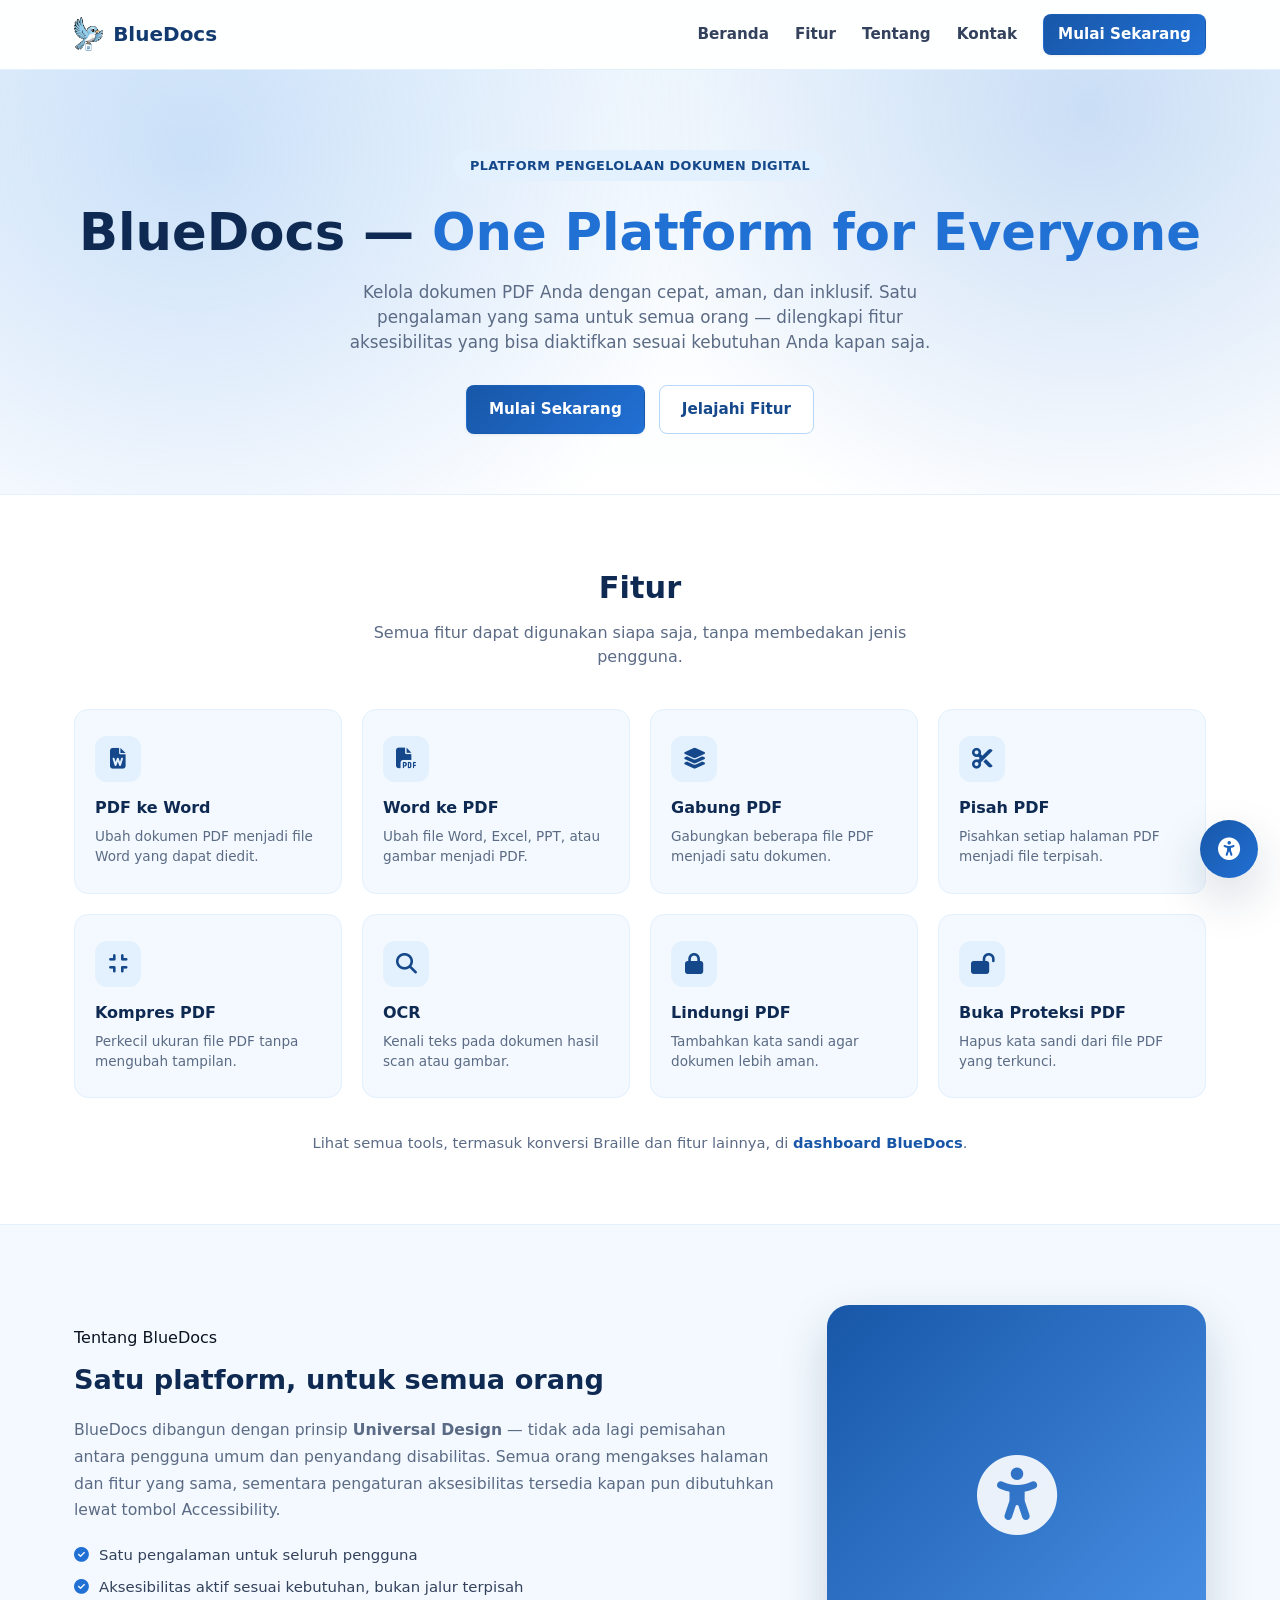
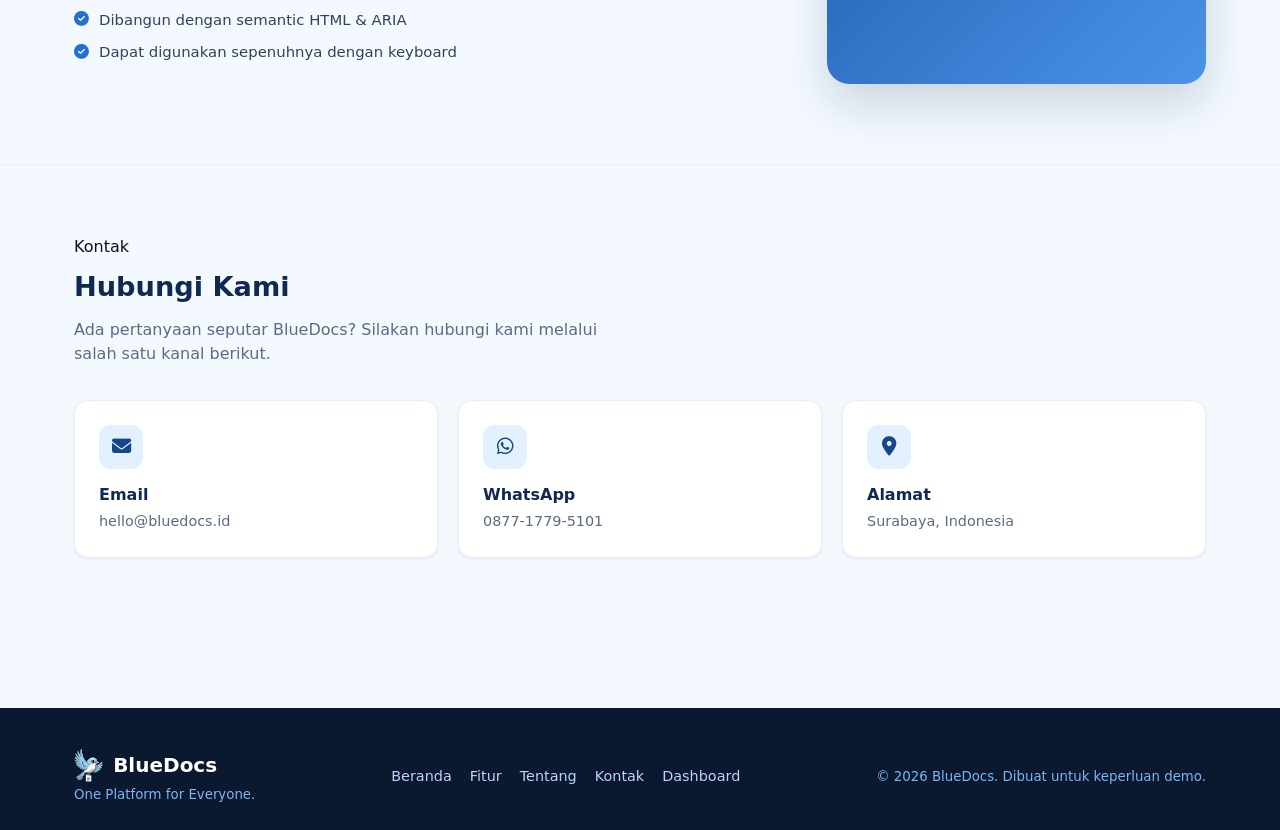
<file: index.html>
<!DOCTYPE html>
<html lang="id">
<head>
<meta charset="UTF-8" />
<meta name="viewport" content="width=device-width, initial-scale=1.0" />
<title>BlueDocs — One Platform for Everyone</title>
<meta name="description" content="BlueDocs adalah platform pengelolaan dokumen PDF yang cepat, aman, dan inklusif — dapat digunakan oleh siapa saja." />

<meta property="og:type" content="website" />
<meta property="og:title" content="BlueDocs — One Platform for Everyone" />
<meta property="og:description" content="Platform pengelolaan dokumen PDF yang cepat, aman, dan inklusif — dapat digunakan oleh siapa saja." />
<meta property="og:image" content="/assets/logo.webp" />
<meta name="twitter:card" content="summary" />
<meta name="twitter:title" content="BlueDocs — One Platform for Everyone" />
<meta name="twitter:description" content="Platform pengelolaan dokumen PDF yang cepat, aman, dan inklusif — dapat digunakan oleh siapa saja." />
<meta name="twitter:image" content="/assets/logo.webp" />

<link rel="icon" type="image/webp" href="assets/logo.webp" />
<link rel="stylesheet" href="https://cdnjs.cloudflare.com/ajax/libs/font-awesome/6.5.2/css/all.min.css" crossorigin="anonymous" referrerpolicy="no-referrer" />
<link rel="stylesheet" href="css/style.css" />
<link rel="stylesheet" href="css/landing.css" />
</head>
<body>
<a href="#main" class="skip-link">Lompat ke konten utama</a>

<header class="site-header">
  <div class="container navbar">
    <a href="/" class="brand">
      <img src="assets/logo.webp" alt="" class="brand-logo" />
      BlueDocs
    </a>
    <button class="nav-toggle" id="nav-toggle" data-nav-toggle aria-label="Buka menu navigasi" aria-expanded="false" aria-controls="nav-menu">
      <i class="fa-solid fa-bars" aria-hidden="true"></i>
    </button>
    <nav class="nav-menu" id="nav-menu" data-nav-menu aria-label="Navigasi utama">
      <a href="#home">Beranda</a>
      <a href="#features">Fitur</a>
      <a href="#about">Tentang</a>
      <a href="#contact">Kontak</a>
      <a href="/dashboard" class="btn btn-primary btn-sm nav-cta">Mulai Sekarang</a>
    </nav>
  </div>
</header>

<main id="main">
  <section class="hero" id="home">
    <div class="container">
      <span class="eyebrow">Platform Pengelolaan Dokumen Digital</span>
      <h1>BlueDocs — <span>One Platform for Everyone</span></h1>
      <p class="lead">
        Kelola dokumen PDF Anda dengan cepat, aman, dan inklusif. Satu pengalaman
        yang sama untuk semua orang — dilengkapi fitur aksesibilitas yang bisa
        diaktifkan sesuai kebutuhan Anda kapan saja.
      </p>
      <div class="hero-actions">
        <a href="/dashboard" class="btn btn-primary">Mulai Sekarang</a>
        <a href="#features" class="btn btn-secondary">Jelajahi Fitur</a>
      </div>
    </div>
  </section>

  <section class="feature-strip" id="features">
    <div class="container">
      <h2>Fitur</h2>
      <p class="lead">Semua fitur dapat digunakan siapa saja, tanpa membedakan jenis pengguna.</p>
      <div class="feature-card-grid">
        <a class="feature-card" href="/dashboard">
          <div class="feature-card-icon" aria-hidden="true"><i class="fa-solid fa-file-word"></i></div>
          <h3>PDF ke Word</h3>
          <p>Ubah dokumen PDF menjadi file Word yang dapat diedit.</p>
        </a>
        <a class="feature-card" href="/dashboard">
          <div class="feature-card-icon" aria-hidden="true"><i class="fa-solid fa-file-pdf"></i></div>
          <h3>Word ke PDF</h3>
          <p>Ubah file Word, Excel, PPT, atau gambar menjadi PDF.</p>
        </a>
        <a class="feature-card" href="/dashboard">
          <div class="feature-card-icon" aria-hidden="true"><i class="fa-solid fa-layer-group"></i></div>
          <h3>Gabung PDF</h3>
          <p>Gabungkan beberapa file PDF menjadi satu dokumen.</p>
        </a>
        <a class="feature-card" href="/dashboard">
          <div class="feature-card-icon" aria-hidden="true"><i class="fa-solid fa-scissors"></i></div>
          <h3>Pisah PDF</h3>
          <p>Pisahkan setiap halaman PDF menjadi file terpisah.</p>
        </a>
        <a class="feature-card" href="/dashboard">
          <div class="feature-card-icon" aria-hidden="true"><i class="fa-solid fa-compress"></i></div>
          <h3>Kompres PDF</h3>
          <p>Perkecil ukuran file PDF tanpa mengubah tampilan.</p>
        </a>
        <a class="feature-card" href="/dashboard">
          <div class="feature-card-icon" aria-hidden="true"><i class="fa-solid fa-magnifying-glass"></i></div>
          <h3>OCR</h3>
          <p>Kenali teks pada dokumen hasil scan atau gambar.</p>
        </a>
        <a class="feature-card" href="/dashboard">
          <div class="feature-card-icon" aria-hidden="true"><i class="fa-solid fa-lock"></i></div>
          <h3>Lindungi PDF</h3>
          <p>Tambahkan kata sandi agar dokumen lebih aman.</p>
        </a>
        <a class="feature-card" href="/dashboard">
          <div class="feature-card-icon" aria-hidden="true"><i class="fa-solid fa-lock-open"></i></div>
          <h3>Buka Proteksi PDF</h3>
          <p>Hapus kata sandi dari file PDF yang terkunci.</p>
        </a>
      </div>
      <p class="feature-more">Lihat semua tools, termasuk konversi Braille dan fitur lainnya, di <a href="/dashboard">dashboard BlueDocs</a>.</p>
    </div>
  </section>

  <section class="about-section" id="about">
    <div class="container about-grid">
      <div class="about-copy">
        <span class="eyebrow">Tentang BlueDocs</span>
        <h2>Satu platform, untuk semua orang</h2>
        <p>
          BlueDocs dibangun dengan prinsip <strong>Universal Design</strong> —
          tidak ada lagi pemisahan antara pengguna umum dan penyandang disabilitas.
          Semua orang mengakses halaman dan fitur yang sama, sementara pengaturan
          aksesibilitas tersedia kapan pun dibutuhkan lewat tombol Accessibility.
        </p>
        <ul class="about-points">
          <li><i class="fa-solid fa-circle-check" aria-hidden="true"></i> Satu pengalaman untuk seluruh pengguna</li>
          <li><i class="fa-solid fa-circle-check" aria-hidden="true"></i> Aksesibilitas aktif sesuai kebutuhan, bukan jalur terpisah</li>
          <li><i class="fa-solid fa-circle-check" aria-hidden="true"></i> Dibangun dengan semantic HTML &amp; ARIA</li>
          <li><i class="fa-solid fa-circle-check" aria-hidden="true"></i> Dapat digunakan sepenuhnya dengan keyboard</li>
        </ul>
      </div>
      <div class="about-visual" aria-hidden="true">
        <i class="fa-solid fa-universal-access"></i>
      </div>
    </div>
  </section>

  <section class="contact-section" id="contact">
    <div class="container">
      <span class="eyebrow">Kontak</span>
      <h2>Hubungi Kami</h2>
      <p class="lead">Ada pertanyaan seputar BlueDocs? Silakan hubungi kami melalui salah satu kanal berikut.</p>
      <div class="contact-grid">
        <a class="contact-card" href="mailto:hello@bluedocs.id">
          <div class="contact-icon" aria-hidden="true"><i class="fa-solid fa-envelope"></i></div>
          <h3>Email</h3>
          <p>hello@bluedocs.id</p>
        </a>
        <a class="contact-card" href="https://wa.me/6287717795101" target="_blank" rel="noopener">
          <div class="contact-icon" aria-hidden="true"><i class="fa-brands fa-whatsapp"></i></div>
          <h3>WhatsApp</h3>
          <p>0877-1779-5101</p>
        </a>
        <div class="contact-card contact-card-static">
          <div class="contact-icon" aria-hidden="true"><i class="fa-solid fa-location-dot"></i></div>
          <h3>Alamat</h3>
          <p>Surabaya, Indonesia</p>
        </div>
      </div>
    </div>
  </section>
</main>

<footer class="site-footer">
  <div class="container footer-grid">
    <div>
      <div class="brand" style="color:white;"><img src="assets/logo.webp" alt="" class="brand-logo" /> BlueDocs</div>
      <small>One Platform for Everyone.</small>
    </div>
    <nav class="footer-links" aria-label="Tautan footer">
      <a href="#home">Beranda</a>
      <a href="#features">Fitur</a>
      <a href="#about">Tentang</a>
      <a href="#contact">Kontak</a>
      <a href="/dashboard">Dashboard</a>
    </nav>
    <small>&copy; 2026 BlueDocs. Dibuat untuk keperluan demo.</small>
  </div>
</footer>

<!-- Floating Accessibility button + panel (shared across pages) -->
<button class="a11y-fab" id="a11y-fab" aria-haspopup="dialog" aria-controls="a11y-modal-overlay" aria-label="Buka pengaturan aksesibilitas">
  <i class="fa-solid fa-universal-access" aria-hidden="true"></i>
</button>

<div class="modal-overlay" id="a11y-modal-overlay" role="dialog" aria-modal="true" aria-labelledby="a11y-modal-title" aria-hidden="true">
  <div class="modal">
    <button class="modal-close" data-close-modal aria-label="Tutup panel aksesibilitas"><i class="fa-solid fa-xmark"></i></button>
    <h2 id="a11y-modal-title"><i class="fa-solid fa-universal-access" aria-hidden="true"></i> Accessibility</h2>
    <p class="modal-desc">Sesuaikan tampilan dan cara Anda menjelajahi BlueDocs.</p>

    <div class="a11y-panel-item">
      <div>
        <h3>Pembaca Layar</h3>
        <p>Saat aktif, elemen yang difokuskan (Tab) atau diklik akan dibacakan.</p>
      </div>
      <button class="btn btn-secondary btn-sm" id="a11y-read-toggle" aria-pressed="false" aria-label="Aktifkan Pembaca Layar">Aktifkan</button>
    </div>

    <div class="a11y-panel-item">
      <div>
        <h3>High Contrast Mode</h3>
        <p>Tingkatkan kontras warna untuk keterbacaan lebih baik.</p>
      </div>
      <button class="btn btn-secondary btn-sm" id="a11y-contrast-btn" aria-pressed="false" aria-label="Aktifkan Mode Kontras Tinggi">Aktifkan</button>
    </div>

    <div class="a11y-panel-item">
      <div>
        <h3>Font Size</h3>
        <p>Perbesar atau perkecil ukuran huruf di seluruh halaman.</p>
      </div>
      <div class="a11y-panel-actions">
        <button class="a11y-btn" id="a11y-font-dec" aria-label="Perkecil ukuran huruf">A−</button>
        <button class="a11y-btn" id="a11y-font-reset" aria-label="Ukuran huruf normal">A</button>
        <button class="a11y-btn" id="a11y-font-inc" aria-label="Perbesar ukuran huruf">A+</button>
      </div>
    </div>

    <div class="a11y-panel-item">
      <div>
        <h3>Keyboard Navigation</h3>
        <p>Seluruh menu dan tombol di BlueDocs dapat diakses tanpa mouse.</p>
        <span class="kbd-hint-dark">Gunakan <kbd>Tab</kbd> / <kbd>Shift+Tab</kbd> untuk berpindah, <kbd>Enter</kbd> atau <kbd>Space</kbd> untuk memilih, dan <kbd>Esc</kbd> untuk menutup panel ini.</span>
      </div>
    </div>
  </div>
</div>

<div id="toast-region" aria-live="polite"></div>
<script type="module" src="js/main.js"></script>
</body>
</html>
</file>
<file: css/style.css>
/* ===========================================================
   BlueDocs — Shared base styles
   =========================================================== */

:root {
  --blue-950: #0a1830;
  --blue-900: #0f2a52;
  --blue-800: #123a6e;
  --blue-700: #14488a;
  --blue-600: #1857a8;
  --blue-500: #2170d4;
  --blue-400: #4b93e8;
  --blue-300: #7fb4f0;
  --blue-200: #b8d6f7;
  --blue-100: #e3f0fd;
  --blue-50:  #f3f9fe;

  --ink-900: #0b1220;
  --ink-700: #33415c;
  --ink-500: #5b6b85;
  --ink-300: #94a3b8;

  --white: #ffffff;
  --success: #16a34a;
  --danger: #dc2626;
  --warning: #d97706;

  --radius-sm: 8px;
  --radius-md: 14px;
  --radius-lg: 22px;

  --shadow-sm: 0 1px 3px rgba(15, 42, 82, 0.08);
  --shadow-md: 0 8px 24px rgba(15, 42, 82, 0.12);
  --shadow-lg: 0 20px 48px rgba(15, 42, 82, 0.18);

  --font-base: 16px;
  --font-scale: 1;
  --transition: 180ms ease;

  color-scheme: light;
}

* , *::before, *::after { box-sizing: border-box; }

html {
  font-size: calc(var(--font-base) * var(--font-scale));
  scroll-behavior: smooth;
}

body {
  margin: 0;
  font-family: "Segoe UI", "Inter", system-ui, -apple-system, Roboto, Helvetica, Arial, sans-serif;
  color: var(--ink-900);
  background: var(--blue-50);
  line-height: 1.5;
  -webkit-font-smoothing: antialiased;
}

img { max-width: 100%; display: block; }

a { color: inherit; text-decoration: none; }

button, input, select, textarea { font: inherit; color: inherit; }

button { cursor: pointer; }

ul { list-style: none; margin: 0; padding: 0; }

h1, h2, h3, h4, p { margin: 0; }

.container {
  width: 100%;
  max-width: 1180px;
  margin-inline: auto;
  padding-inline: 24px;
}

/* Skip link for keyboard/screen-reader users */
.skip-link {
  position: absolute;
  left: -9999px;
  top: 0;
  background: var(--blue-900);
  color: var(--white);
  padding: 12px 20px;
  border-radius: 0 0 var(--radius-sm) 0;
  z-index: 1000;
  font-weight: 600;
}
.skip-link:focus {
  left: 0;
}

/* Visible focus ring everywhere — important for keyboard + accessibility */
a:focus-visible,
button:focus-visible,
input:focus-visible,
select:focus-visible,
textarea:focus-visible,
[tabindex]:focus-visible {
  outline: 3px solid var(--blue-500);
  outline-offset: 2px;
  border-radius: 4px;
}

.sr-only {
  position: absolute;
  width: 1px; height: 1px;
  padding: 0; margin: -1px;
  overflow: hidden;
  clip: rect(0,0,0,0);
  white-space: nowrap;
  border: 0;
}

/* ---------- Buttons ---------- */
.btn {
  display: inline-flex;
  align-items: center;
  justify-content: center;
  gap: 8px;
  padding: 12px 22px;
  border-radius: var(--radius-sm);
  border: 1px solid transparent;
  font-weight: 600;
  font-size: 0.95rem;
  transition: transform var(--transition), box-shadow var(--transition), background var(--transition);
  white-space: nowrap;
}
.btn:active { transform: translateY(1px); }

.btn-primary {
  background: linear-gradient(135deg, var(--blue-600), var(--blue-500));
  color: var(--white);
  box-shadow: var(--shadow-sm);
}
.btn-primary:hover { box-shadow: var(--shadow-md); }

.btn-secondary {
  background: var(--white);
  color: var(--blue-700);
  border-color: var(--blue-200);
}
.btn-secondary:hover { background: var(--blue-100); }

.btn-ghost {
  background: transparent;
  color: var(--blue-700);
}
.btn-ghost:hover { background: var(--blue-100); }

.btn-block { width: 100%; }
.btn-sm { padding: 8px 14px; font-size: 0.85rem; }

/* ---------- Site header (shared) ---------- */
.site-header {
  position: sticky;
  top: 0;
  z-index: 100;
  background: rgba(255,255,255,0.9);
  backdrop-filter: saturate(180%) blur(10px);
  border-bottom: 1px solid var(--blue-100);
}
.site-header .container {
  display: flex;
  align-items: center;
  justify-content: space-between;
  padding-block: 14px;
}

.brand {
  display: flex;
  align-items: center;
  gap: 10px;
  font-weight: 700;
  font-size: 1.25rem;
  color: var(--blue-800);
}
.brand-logo {
  height: 34px;
  width: auto;
  object-fit: contain;
}

.header-actions { display: flex; gap: 10px; align-items: center; }

/* ---------- Toast notifications ---------- */
#toast-region {
  position: fixed;
  bottom: 20px;
  right: 20px;
  z-index: 2000;
  display: flex;
  flex-direction: column;
  gap: 10px;
  max-width: 340px;
}
.toast {
  background: var(--ink-900);
  color: white;
  padding: 14px 16px;
  border-radius: var(--radius-sm);
  box-shadow: var(--shadow-lg);
  font-size: 0.9rem;
  display: flex;
  align-items: flex-start;
  gap: 10px;
  animation: toast-in 220ms ease;
}
.toast.success { background: #0f4d2b; }
.toast.error { background: #5c1414; }
.toast .toast-icon { font-size: 1.1rem; }
@keyframes toast-in {
  from { opacity: 0; transform: translateY(10px); }
  to { opacity: 1; transform: translateY(0); }
}

/* ---------- Footer (shared) ---------- */
.site-footer {
  background: var(--blue-950);
  color: var(--blue-200);
  padding: 40px 0 24px;
  margin-top: 60px;
}
.site-footer .container {
  display: flex;
  flex-wrap: wrap;
  justify-content: space-between;
  gap: 20px;
}
.site-footer small { color: var(--blue-300); }

/* ---------- Modal ---------- */
.modal-overlay {
  position: fixed;
  inset: 0;
  background: rgba(10, 24, 48, 0.55);
  display: none;
  align-items: center;
  justify-content: center;
  padding: 20px;
  z-index: 1500;
}
.modal-overlay.open { display: flex; }

.modal {
  background: var(--white);
  border-radius: var(--radius-lg);
  max-width: 560px;
  width: 100%;
  max-height: 88vh;
  overflow-y: auto;
  box-shadow: var(--shadow-lg);
  padding: 28px;
  position: relative;
}
.modal h2 { color: var(--blue-800); margin-bottom: 6px; }
.modal .modal-desc { color: var(--ink-500); margin-bottom: 20px; font-size: 0.92rem; }
.modal-close {
  position: absolute;
  top: 16px; right: 16px;
  background: var(--blue-100);
  border-radius: 50%;
  width: 36px; height: 36px;
  display: grid;
  place-items: center;
  font-size: 1.1rem;
  color: var(--blue-800);
}
.modal-close:hover { background: var(--blue-200); }

.dropzone {
  border: 2px dashed var(--blue-300);
  border-radius: var(--radius-md);
  padding: 30px 16px;
  text-align: center;
  color: var(--ink-500);
  background: var(--blue-50);
  transition: background var(--transition), border-color var(--transition);
  cursor: pointer;
}
.dropzone.dragover {
  background: var(--blue-100);
  border-color: var(--blue-500);
}
.dropzone strong { color: var(--blue-700); }
.dropzone input[type="file"] { display: none; }
.dropzone .file-name {
  margin-top: 10px;
  font-weight: 600;
  color: var(--blue-800);
}

.progress-wrap {
  margin-top: 18px;
  display: none;
}
.progress-wrap.active { display: block; }
.progress-track {
  height: 10px;
  border-radius: 999px;
  background: var(--blue-100);
  overflow: hidden;
}
.progress-bar {
  height: 100%;
  width: 0%;
  background: linear-gradient(90deg, var(--blue-500), var(--blue-400));
  border-radius: 999px;
  transition: width 120ms linear;
}
.progress-label { margin-top: 8px; font-size: 0.85rem; color: var(--ink-500); }

.result-box {
  margin-top: 18px;
  padding: 16px;
  border-radius: var(--radius-md);
  background: #f0fbf4;
  border: 1px solid #bfe8cc;
  display: none;
  align-items: center;
  gap: 12px;
  justify-content: space-between;
  flex-wrap: wrap;
}
.result-box.show { display: flex; }
.result-box .result-text { color: #0f4d2b; font-weight: 600; font-size: 0.92rem; }

.field {
  margin-top: 16px;
}
.field label {
  display: block;
  font-weight: 600;
  font-size: 0.88rem;
  margin-bottom: 6px;
  color: var(--ink-700);
}
.field select, .field textarea, .field input[type="text"] {
  width: 100%;
  padding: 10px 12px;
  border: 1px solid var(--blue-200);
  border-radius: var(--radius-sm);
  background: var(--blue-50);
}
.field textarea { min-height: 90px; resize: vertical; }

.modal-actions {
  display: flex;
  gap: 10px;
  margin-top: 22px;
  flex-wrap: wrap;
}

/* Responsive helpers */
@media (max-width: 640px) {
  .container { padding-inline: 16px; }
  .site-footer .container { flex-direction: column; }
}

/* ---------- Floating Accessibility widget (shared across all pages) ---------- */
.a11y-fab {
  position: fixed;
  right: 22px;
  bottom: 22px;
  width: 58px;
  height: 58px;
  border-radius: 50%;
  background: linear-gradient(135deg, var(--blue-600), var(--blue-500));
  color: white;
  font-size: 1.4rem;
  display: grid;
  place-items: center;
  box-shadow: var(--shadow-lg);
  z-index: 1200;
  border: none;
  transition: transform var(--transition);
}
.a11y-fab:hover { transform: scale(1.08); }

.a11y-panel-item {
  display: flex;
  align-items: center;
  justify-content: space-between;
  gap: 16px;
  padding: 16px 0;
  border-bottom: 1px solid var(--blue-100);
  flex-wrap: wrap;
}
.a11y-panel-item:last-child { border-bottom: none; }
.a11y-panel-item h3 { font-size: 0.98rem; color: var(--blue-900); margin-bottom: 4px; }
.a11y-panel-item p { font-size: 0.85rem; color: var(--ink-500); }
.a11y-panel-actions { display: flex; gap: 8px; flex-wrap: wrap; }

.a11y-btn {
  background: var(--blue-100);
  border: 1px solid var(--blue-200);
  color: var(--blue-800);
  padding: 8px 12px;
  border-radius: var(--radius-sm);
  font-size: 0.85rem;
  font-weight: 700;
  display: inline-flex;
  align-items: center;
  gap: 6px;
}
.a11y-btn:hover { background: var(--blue-200); }

.kbd-hint-dark {
  display: inline-block;
  margin-top: 8px;
  font-size: 0.8rem;
  color: var(--ink-500);
}
.kbd-hint-dark kbd {
  background: var(--blue-100);
  border: 1px solid var(--blue-200);
  border-radius: 4px;
  padding: 1px 6px;
  font-family: monospace;
  color: var(--blue-800);
}

body.high-contrast .a11y-fab { background: #ffff00; color: #000; }
body.high-contrast .a11y-panel-item { border-color: #ffff00; }
body.high-contrast .a11y-panel-item h3 { color: #ffff00; }
body.high-contrast .a11y-panel-item p { color: #ffffff; }
body.high-contrast .a11y-btn {
  background: #000;
  color: #ffff00;
  border-color: #ffff00;
}
body.high-contrast .kbd-hint-dark { color: #ffffff; }
body.high-contrast .kbd-hint-dark kbd { background: #000; border-color: #ffff00; color: #ffff00; }

/* High contrast theme (site-wide) */
body.high-contrast {
  background: #000000;
  color: #ffffff;
}
body.high-contrast .site-header {
  background: #000000;
  border-color: #ffff00;
}
body.high-contrast .brand,
body.high-contrast h1,
body.high-contrast h2,
body.high-contrast h3 { color: #ffff00; }
body.high-contrast p { color: #ffffff; }
body.high-contrast .modal,
body.high-contrast .feature-card,
body.high-contrast .contact-card,
body.high-contrast .dropzone,
body.high-contrast .field select,
body.high-contrast .field textarea,
body.high-contrast .field input {
  background: #000000;
  border: 2px solid #ffff00;
  color: #ffffff;
}
body.high-contrast .btn-primary {
  background: #ffff00;
  color: #000000;
}
body.high-contrast .btn-secondary,
body.high-contrast .btn-ghost {
  background: #000000;
  color: #ffff00;
  border-color: #ffff00;
}
body.high-contrast a { color: #ffff00; }
body.high-contrast .nav-menu { background: #000; border-color: #ffff00; }
body.high-contrast ::selection { background: #ffff00; color: #000; }

/* Font-size scaling controls affect --font-scale variable set via JS.
   Must target <html> itself, since html's own font-size reads --font-scale
   from its own computed value, not from a value set on a descendant like body. */
html.font-lg { --font-scale: 1.15; }
html.font-xl { --font-scale: 1.3; }
</file>
<file: css/landing.css>
/* ===========================================================
   BlueDocs — Landing page styles
   =========================================================== */

/* ---------- Navbar ---------- */
.navbar {
  display: flex;
  align-items: center;
  justify-content: space-between;
  padding-block: 14px;
}

.nav-toggle {
  display: none;
  background: transparent;
  border: none;
  font-size: 1.3rem;
  color: var(--blue-800);
  padding: 6px;
}

.nav-menu {
  display: flex;
  align-items: center;
  gap: 26px;
}
.nav-menu a {
  color: var(--ink-700);
  font-weight: 600;
  font-size: 0.95rem;
}
.nav-menu a:hover { color: var(--blue-600); }
.nav-menu .nav-cta { color: white; }

@media (max-width: 760px) {
  .nav-toggle { display: inline-flex; }
  .nav-menu {
    position: absolute;
    top: 100%;
    left: 0;
    right: 0;
    background: var(--white);
    border-bottom: 1px solid var(--blue-100);
    flex-direction: column;
    align-items: flex-start;
    gap: 4px;
    padding: 12px 24px 18px;
    display: none;
  }
  .nav-menu.open { display: flex; }
  .nav-menu a { width: 100%; padding: 10px 0; }
  .nav-menu .nav-cta { width: auto; margin-top: 6px; }
}

/* ---------- Hero ---------- */
.hero {
  position: relative;
  overflow: hidden;
  padding: 80px 0 60px;
  background:
    radial-gradient(circle at 15% 20%, rgba(75,147,232,0.25), transparent 45%),
    radial-gradient(circle at 85% 10%, rgba(33,112,212,0.2), transparent 40%),
    linear-gradient(180deg, var(--blue-50), #ffffff);
  text-align: center;
}

.hero .eyebrow {
  display: inline-flex;
  align-items: center;
  gap: 8px;
  background: var(--blue-100);
  color: var(--blue-700);
  padding: 6px 16px;
  border-radius: 999px;
  font-weight: 700;
  font-size: 0.8rem;
  letter-spacing: 0.03em;
  text-transform: uppercase;
}

.hero h1 {
  font-size: clamp(2rem, 5vw, 3.2rem);
  color: var(--blue-900);
  margin-top: 22px;
  line-height: 1.15;
  font-weight: 700;
}
.hero h1 span { color: var(--blue-500); }

.hero p.lead {
  max-width: 620px;
  margin: 18px auto 0;
  color: var(--ink-500);
  font-size: 1.05rem;
}

.hero-actions {
  display: flex;
  justify-content: center;
  gap: 14px;
  margin-top: 30px;
  flex-wrap: wrap;
}

/* ---------- Feature strip ---------- */
.feature-strip {
  padding: 70px 0;
  background: var(--white);
  border-top: 1px solid var(--blue-100);
  border-bottom: 1px solid var(--blue-100);
}
.feature-strip h2 {
  text-align: center;
  color: var(--blue-900);
  font-size: 1.9rem;
}
.feature-strip .lead {
  text-align: center;
  color: var(--ink-500);
  max-width: 560px;
  margin: 10px auto 0;
}

.feature-card-grid {
  display: grid;
  grid-template-columns: repeat(4, 1fr);
  gap: 20px;
  margin-top: 40px;
}
@media (max-width: 900px) { .feature-card-grid { grid-template-columns: repeat(2, 1fr); } }
@media (max-width: 520px) { .feature-card-grid { grid-template-columns: 1fr; } }

.feature-card {
  display: block;
  padding: 26px 20px;
  border-radius: var(--radius-md);
  background: var(--blue-50);
  border: 1px solid var(--blue-100);
  text-align: left;
  transition: transform var(--transition), box-shadow var(--transition), border-color var(--transition);
}
.feature-card:hover {
  transform: translateY(-5px);
  box-shadow: var(--shadow-md);
  border-color: var(--blue-300);
  background: var(--white);
}
.feature-card-icon {
  width: 46px; height: 46px;
  border-radius: 12px;
  background: var(--blue-100);
  color: var(--blue-700);
  display: grid;
  place-items: center;
  font-size: 1.3rem;
  margin-bottom: 14px;
}
.feature-card h3 { font-size: 1rem; color: var(--blue-900); margin-bottom: 6px; }
.feature-card p { font-size: 0.85rem; color: var(--ink-500); }

.feature-more {
  text-align: center;
  margin-top: 34px;
  color: var(--ink-500);
  font-size: 0.92rem;
}
.feature-more a { color: var(--blue-600); font-weight: 600; }
.feature-more a:hover { text-decoration: underline; }

/* ---------- About ---------- */
.about-section {
  padding: 80px 0;
}
.about-grid {
  display: grid;
  grid-template-columns: 1.3fr 0.7fr;
  gap: 50px;
  align-items: center;
}
@media (max-width: 820px) {
  .about-grid { grid-template-columns: 1fr; }
}
.about-copy h2 {
  font-size: 1.7rem;
  color: var(--blue-900);
  margin-top: 10px;
}
.about-copy p {
  color: var(--ink-500);
  margin-top: 16px;
  font-size: 0.98rem;
  line-height: 1.7;
}
.about-points {
  margin-top: 20px;
  display: flex;
  flex-direction: column;
  gap: 10px;
}
.about-points li {
  display: flex;
  align-items: center;
  gap: 10px;
  color: var(--ink-700);
  font-size: 0.93rem;
}
.about-points i { color: var(--blue-500); }

.about-visual {
  aspect-ratio: 1;
  border-radius: var(--radius-lg);
  background: linear-gradient(135deg, var(--blue-600), var(--blue-400));
  display: grid;
  place-items: center;
  color: rgba(255,255,255,0.9);
  font-size: 5rem;
  box-shadow: var(--shadow-lg);
}
@media (max-width: 820px) {
  .about-visual { max-width: 220px; margin: 0 auto; font-size: 3.5rem; }
}

/* ---------- Contact ---------- */
.contact-section {
  padding: 70px 0 90px;
  background: var(--blue-50);
  border-top: 1px solid var(--blue-100);
}
.contact-section h2 {
  font-size: 1.7rem;
  color: var(--blue-900);
  margin-top: 8px;
}
.contact-section .lead { color: var(--ink-500); margin-top: 10px; max-width: 560px; }

.contact-grid {
  display: grid;
  grid-template-columns: repeat(3, 1fr);
  gap: 20px;
  margin-top: 34px;
}
@media (max-width: 760px) { .contact-grid { grid-template-columns: 1fr; } }

.contact-card {
  display: block;
  background: var(--white);
  border: 1px solid var(--blue-100);
  border-radius: var(--radius-md);
  padding: 24px;
  text-align: left;
  box-shadow: var(--shadow-sm);
  transition: transform var(--transition), box-shadow var(--transition);
}
.contact-card:hover { transform: translateY(-4px); box-shadow: var(--shadow-md); }
.contact-card-static { cursor: default; }
.contact-card-static:hover { transform: none; box-shadow: var(--shadow-sm); }
.contact-icon {
  width: 44px; height: 44px;
  border-radius: 12px;
  background: var(--blue-100);
  color: var(--blue-700);
  display: grid;
  place-items: center;
  font-size: 1.2rem;
  margin-bottom: 14px;
}
.contact-card h3 { font-size: 1rem; color: var(--blue-900); margin-bottom: 4px; }
.contact-card p { font-size: 0.9rem; color: var(--ink-500); }

/* ---------- Footer ---------- */
.footer-grid {
  display: flex;
  flex-wrap: wrap;
  justify-content: space-between;
  align-items: center;
  gap: 20px;
}
.footer-links {
  display: flex;
  gap: 18px;
  flex-wrap: wrap;
}
.footer-links a { color: var(--blue-200); font-size: 0.9rem; }
.footer-links a:hover { color: white; }
</file>
